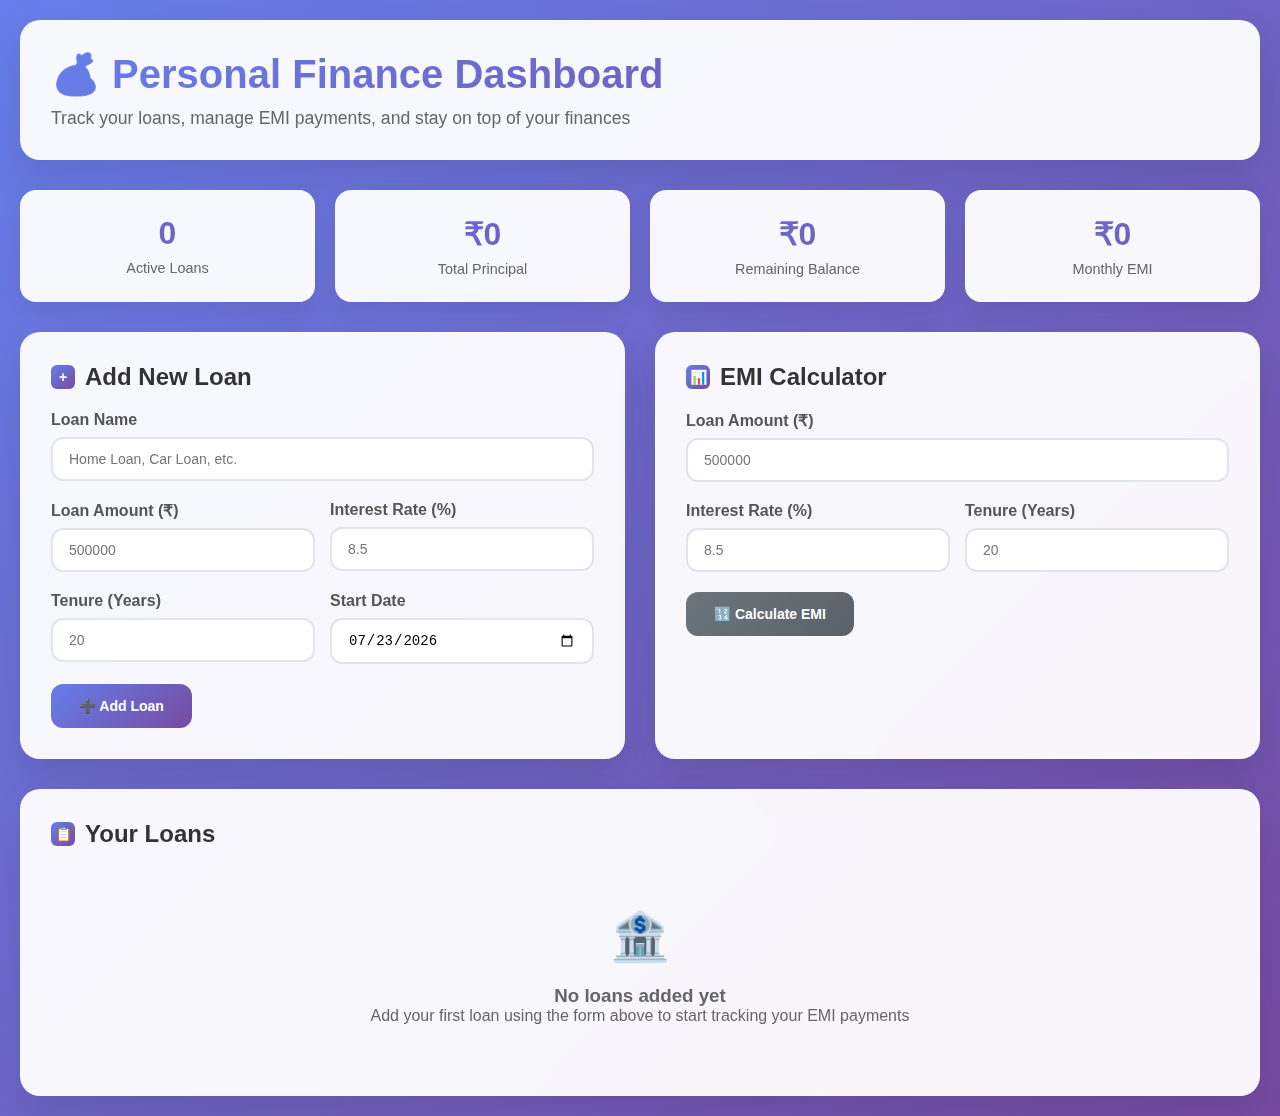
<file: index.html>
<!DOCTYPE html>
<html lang="en">
<head>
    <meta charset="UTF-8">
    <meta name="viewport" content="width=device-width, initial-scale=1.0">
    <title>Personal Finance Dashboard</title>
    <style>
        * {
            margin: 0;
            padding: 0;
            box-sizing: border-box;
        }

        body {
            font-family: 'Inter', -apple-system, BlinkMacSystemFont, sans-serif;
            background: linear-gradient(135deg, #667eea 0%, #764ba2 100%);
            min-height: 100vh;
            color: #333;
        }

        .container {
            max-width: 1400px;
            margin: 0 auto;
            padding: 20px;
        }

        .header {
            background: rgba(255, 255, 255, 0.95);
            backdrop-filter: blur(20px);
            border-radius: 20px;
            padding: 30px;
            margin-bottom: 30px;
            box-shadow: 0 20px 40px rgba(0, 0, 0, 0.1);
            border: 1px solid rgba(255, 255, 255, 0.2);
        }

        .header h1 {
            font-size: 2.5em;
            font-weight: 700;
            background: linear-gradient(135deg, #667eea, #764ba2);
            -webkit-background-clip: text;
            -webkit-text-fill-color: transparent;
            margin-bottom: 10px;
        }

        .header p {
            color: #666;
            font-size: 1.1em;
        }

        .dashboard-grid {
            display: grid;
            grid-template-columns: 1fr 1fr;
            gap: 30px;
            margin-bottom: 30px;
        }

        .card {
            background: rgba(255, 255, 255, 0.95);
            backdrop-filter: blur(20px);
            border-radius: 20px;
            padding: 30px;
            box-shadow: 0 20px 40px rgba(0, 0, 0, 0.1);
            border: 1px solid rgba(255, 255, 255, 0.2);
            transition: all 0.3s ease;
        }

        .card:hover {
            transform: translateY(-5px);
            box-shadow: 0 30px 60px rgba(0, 0, 0, 0.15);
        }

        .card h2 {
            font-size: 1.5em;
            margin-bottom: 20px;
            color: #333;
            display: flex;
            align-items: center;
            gap: 10px;
        }

        .icon {
            width: 24px;
            height: 24px;
            background: linear-gradient(135deg, #667eea, #764ba2);
            border-radius: 6px;
            display: flex;
            align-items: center;
            justify-content: center;
            color: white;
            font-size: 14px;
        }

        .form-group {
            margin-bottom: 20px;
        }

        .form-row {
            display: grid;
            grid-template-columns: 1fr 1fr;
            gap: 15px;
        }

        label {
            display: block;
            margin-bottom: 8px;
            font-weight: 600;
            color: #555;
        }

        input, select {
            width: 100%;
            padding: 12px 16px;
            border: 2px solid #e1e5e9;
            border-radius: 12px;
            font-size: 14px;
            transition: all 0.3s ease;
            background: white;
        }

        input:focus, select:focus {
            outline: none;
            border-color: #667eea;
            box-shadow: 0 0 0 3px rgba(102, 126, 234, 0.1);
        }

        .btn {
            background: linear-gradient(135deg, #667eea, #764ba2);
            color: white;
            border: none;
            padding: 14px 28px;
            border-radius: 12px;
            font-size: 14px;
            font-weight: 600;
            cursor: pointer;
            transition: all 0.3s ease;
            display: inline-flex;
            align-items: center;
            gap: 8px;
        }

        .btn:hover {
            transform: translateY(-2px);
            box-shadow: 0 10px 25px rgba(102, 126, 234, 0.3);
        }

        .btn-secondary {
            background: linear-gradient(135deg, #6c757d, #5a6268);
        }

        .btn-danger {
            background: linear-gradient(135deg, #dc3545, #c82333);
        }

        .stats-grid {
            display: grid;
            grid-template-columns: repeat(auto-fit, minmax(200px, 1fr));
            gap: 20px;
            margin-bottom: 30px;
        }

        .stat-card {
            background: rgba(255, 255, 255, 0.95);
            backdrop-filter: blur(20px);
            border-radius: 16px;
            padding: 24px;
            text-align: center;
            box-shadow: 0 10px 25px rgba(0, 0, 0, 0.08);
            border: 1px solid rgba(255, 255, 255, 0.2);
            transition: all 0.3s ease;
        }

        .stat-card:hover {
            transform: translateY(-3px);
        }

        .stat-value {
            font-size: 2em;
            font-weight: 700;
            background: linear-gradient(135deg, #667eea, #764ba2);
            -webkit-background-clip: text;
            -webkit-text-fill-color: transparent;
            margin-bottom: 8px;
        }

        .stat-label {
            color: #666;
            font-size: 0.9em;
            font-weight: 500;
        }

        .loans-grid {
            display: grid;
            gap: 20px;
        }

        .loan-card {
            background: rgba(255, 255, 255, 0.95);
            backdrop-filter: blur(20px);
            border-radius: 16px;
            padding: 24px;
            box-shadow: 0 10px 25px rgba(0, 0, 0, 0.08);
            border: 1px solid rgba(255, 255, 255, 0.2);
            transition: all 0.3s ease;
        }

        .loan-card:hover {
            transform: translateY(-3px);
            box-shadow: 0 15px 35px rgba(0, 0, 0, 0.12);
        }

        .loan-header {
            display: flex;
            justify-content: space-between;
            align-items: center;
            margin-bottom: 20px;
        }

        .loan-title {
            font-size: 1.2em;
            font-weight: 600;
            color: #333;
        }

        .loan-details {
            display: grid;
            grid-template-columns: repeat(auto-fit, minmax(150px, 1fr));
            gap: 15px;
            margin-bottom: 20px;
        }

        .detail-item {
            text-align: center;
        }

        .detail-value {
            font-size: 1.1em;
            font-weight: 600;
            color: #333;
            margin-bottom: 4px;
        }

        .detail-label {
            font-size: 0.85em;
            color: #666;
        }

        .progress-bar {
            width: 100%;
            height: 8px;
            background: #e9ecef;
            border-radius: 4px;
            overflow: hidden;
            margin: 15px 0;
        }

        .progress-fill {
            height: 100%;
            background: linear-gradient(135deg, #28a745, #20c997);
            border-radius: 4px;
            transition: width 0.5s ease;
        }

        .payment-actions {
            display: flex;
            gap: 10px;
            flex-wrap: wrap;
        }

        .modal {
            display: none;
            position: fixed;
            top: 0;
            left: 0;
            width: 100%;
            height: 100%;
            background: rgba(0, 0, 0, 0.8);
            backdrop-filter: blur(5px);
            z-index: 1000;
            animation: fadeIn 0.3s ease;
        }

        .modal-content {
            position: relative;
            background: white;
            margin: 5% auto;
            padding: 30px;
            width: 90%;
            max-width: 500px;
            border-radius: 20px;
            box-shadow: 0 20px 60px rgba(0, 0, 0, 0.3);
            animation: slideIn 0.3s ease;
        }

        .close {
            position: absolute;
            top: 15px;
            right: 20px;
            font-size: 28px;
            font-weight: bold;
            cursor: pointer;
            color: #999;
            transition: color 0.3s ease;
        }

        .close:hover {
            color: #333;
        }

        .payment-history {
            max-height: 300px;
            overflow-y: auto;
            margin-top: 15px;
        }

        .payment-item {
            display: flex;
            justify-content: space-between;
            align-items: center;
            padding: 10px 0;
            border-bottom: 1px solid #eee;
        }

        .payment-item:last-child {
            border-bottom: none;
        }

        .empty-state {
            text-align: center;
            padding: 40px;
            color: #666;
        }

        .empty-state img {
            width: 80px;
            height: 80px;
            opacity: 0.5;
            margin-bottom: 20px;
        }

        @keyframes fadeIn {
            from { opacity: 0; }
            to { opacity: 1; }
        }

        @keyframes slideIn {
            from { transform: translateY(-50px); opacity: 0; }
            to { transform: translateY(0); opacity: 1; }
        }

        @media (max-width: 768px) {
            .dashboard-grid {
                grid-template-columns: 1fr;
            }
            
            .form-row {
                grid-template-columns: 1fr;
            }
            
            .payment-actions {
                justify-content: center;
            }
            
            .container {
                padding: 15px;
            }
        }

        .alert {
            padding: 15px;
            border-radius: 12px;
            margin-bottom: 20px;
            border-left: 4px solid;
            animation: slideIn 0.3s ease;
        }

        .alert-success {
            background: #d4edda;
            border-color: #28a745;
            color: #155724;
        }

        .alert-warning {
            background: #fff3cd;
            border-color: #ffc107;
            color: #856404;
        }

        .loan-status {
            display: inline-block;
            padding: 4px 12px;
            border-radius: 20px;
            font-size: 0.8em;
            font-weight: 600;
            text-transform: uppercase;
        }

        .status-active {
            background: #d4edda;
            color: #28a745;
        }

        .status-completed {
            background: #cce5ff;
            color: #0066cc;
        }
    </style>
</head>
<body>
    <div class="container">
        <div class="header">
            <h1>💰 Personal Finance Dashboard</h1>
            <p>Track your loans, manage EMI payments, and stay on top of your finances</p>
        </div>

        <div class="stats-grid">
            <div class="stat-card">
                <div class="stat-value" id="totalLoans">0</div>
                <div class="stat-label">Active Loans</div>
            </div>
            <div class="stat-card">
                <div class="stat-value" id="totalPrincipal">₹0</div>
                <div class="stat-label">Total Principal</div>
            </div>
            <div class="stat-card">
                <div class="stat-value" id="totalRemaining">₹0</div>
                <div class="stat-label">Remaining Balance</div>
            </div>
            <div class="stat-card">
                <div class="stat-value" id="monthlyEMI">₹0</div>
                <div class="stat-label">Monthly EMI</div>
            </div>
        </div>

        <div class="dashboard-grid">
            <div class="card">
                <h2><span class="icon">+</span>Add New Loan</h2>
                <form id="loanForm">
                    <div class="form-group">
                        <label for="loanName">Loan Name</label>
                        <input type="text" id="loanName" required placeholder="Home Loan, Car Loan, etc.">
                    </div>
                    
                    <div class="form-row">
                        <div class="form-group">
                            <label for="loanAmount">Loan Amount (₹)</label>
                            <input type="number" id="loanAmount" required placeholder="500000">
                        </div>
                        <div class="form-group">
                            <label for="interestRate">Interest Rate (%)</label>
                            <input type="number" id="interestRate" step="0.01" required placeholder="8.5">
                        </div>
                    </div>
                    
                    <div class="form-row">
                        <div class="form-group">
                            <label for="tenure">Tenure (Years)</label>
                            <input type="number" id="tenure" required placeholder="20">
                        </div>
                        <div class="form-group">
                            <label for="startDate">Start Date</label>
                            <input type="date" id="startDate" required>
                        </div>
                    </div>
                    
                    <button type="submit" class="btn">
                        ➕ Add Loan
                    </button>
                </form>
            </div>

            <div class="card">
                <h2><span class="icon">📊</span>EMI Calculator</h2>
                <div class="form-group">
                    <label for="calcAmount">Loan Amount (₹)</label>
                    <input type="number" id="calcAmount" placeholder="500000">
                </div>
                
                <div class="form-row">
                    <div class="form-group">
                        <label for="calcRate">Interest Rate (%)</label>
                        <input type="number" id="calcRate" step="0.01" placeholder="8.5">
                    </div>
                    <div class="form-group">
                        <label for="calcTenure">Tenure (Years)</label>
                        <input type="number" id="calcTenure" placeholder="20">
                    </div>
                </div>
                
                <button onclick="calculateEMI()" class="btn btn-secondary">
                    🔢 Calculate EMI
                </button>
                
                <div id="emiResult" style="margin-top: 20px; padding: 15px; background: #f8f9fa; border-radius: 12px; display: none;">
                    <div style="text-align: center;">
                        <div style="font-size: 1.5em; font-weight: bold; color: #667eea;" id="emiAmount">₹0</div>
                        <div style="color: #666; margin-top: 5px;">Monthly EMI</div>
                    </div>
                </div>
            </div>
        </div>

        <div class="card">
            <h2><span class="icon">📋</span>Your Loans</h2>
            <div id="alertContainer"></div>
            <div class="loans-grid" id="loansContainer">
                <div class="empty-state">
                    <div style="font-size: 3em; margin-bottom: 20px;">🏦</div>
                    <h3>No loans added yet</h3>
                    <p>Add your first loan using the form above to start tracking your EMI payments</p>
                </div>
            </div>
        </div>
    </div>

    <!-- Payment Modal -->
    <div id="paymentModal" class="modal">
        <div class="modal-content">
            <span class="close">&times;</span>
            <h2>Make EMI Payment</h2>
            <form id="paymentForm">
                <input type="hidden" id="paymentLoanId">
                <div class="form-group">
                    <label for="paymentAmount">Payment Amount (₹)</label>
                    <input type="number" id="paymentAmount" required>
                </div>
                <div class="form-group">
                    <label for="paymentDate">Payment Date</label>
                    <input type="date" id="paymentDate" required>
                </div>
                <div class="form-group">
                    <label for="paymentNote">Note (Optional)</label>
                    <input type="text" id="paymentNote" placeholder="Regular EMI payment">
                </div>
                <button type="submit" class="btn">💳 Record Payment</button>
            </form>
        </div>
    </div>

    <!-- Payment History Modal -->
    <div id="historyModal" class="modal">
        <div class="modal-content">
            <span class="close">&times;</span>
            <h2>Payment History</h2>
            <div id="paymentHistoryContainer" class="payment-history">
                <!-- Payment history will be populated here -->
            </div>
        </div>
    </div>
    <script src="./IndexedDBService.js"></script>
    <script src="./EMI.js"></script>
</body>
</html>
</file>
